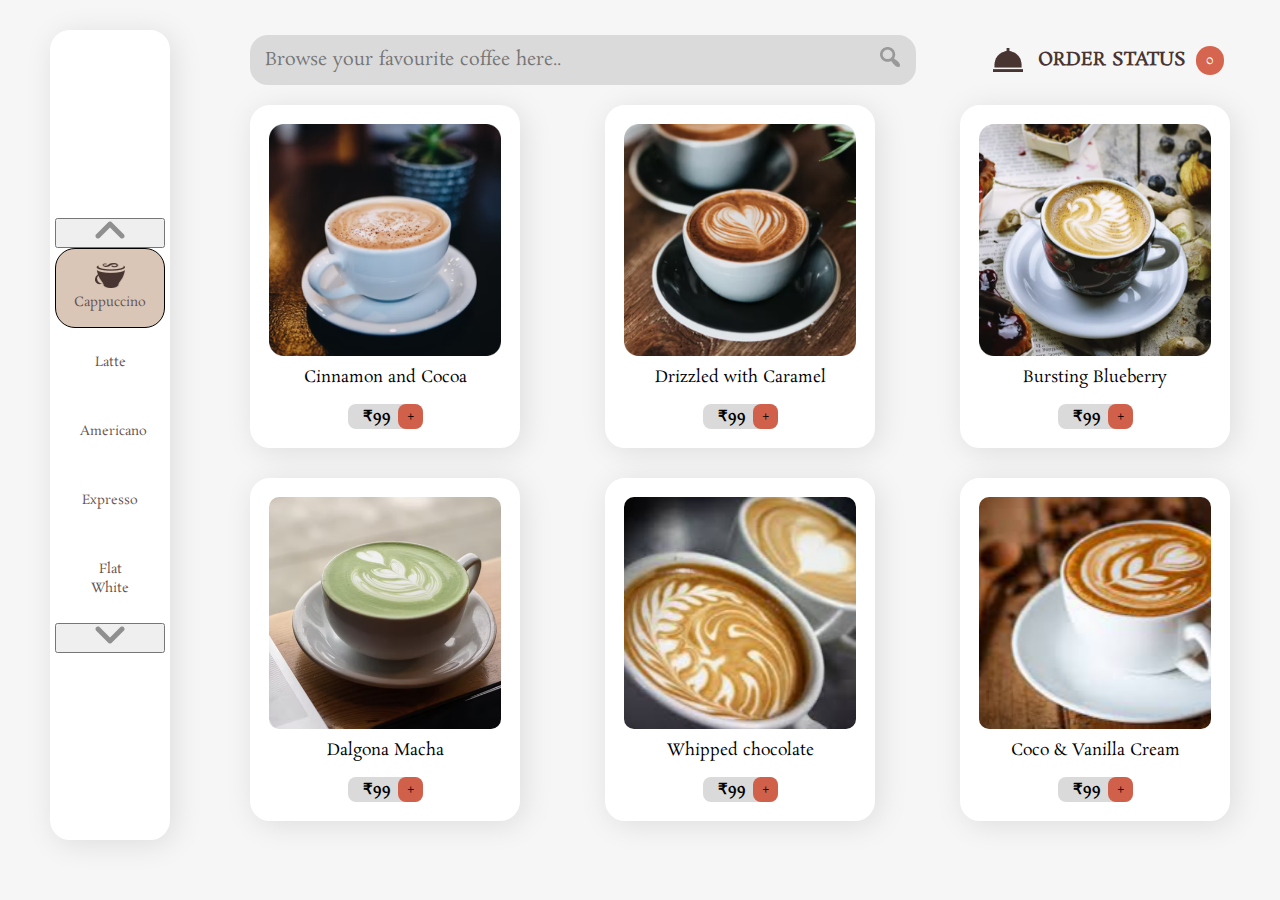
<file: index.html>
<!DOCTYPE html>
<html lang="en">
<head>
    <meta charset="UTF-8">
    <meta name="viewport" content="width=device-width, initial-scale=1.0">
    <title>CoffeeShop</title>
    <link rel="icon" href="images/iconCoffe.png" type="image/x-icon">
    <link rel="stylesheet" href="styles.css" type="text/css">
</head>
<body>

    <main class="main">
        <div class="left">
            <div class="types">
                <button class="upDown" id="up"><img src="images/up.png"></button>
                <button id="cappuccino" class="active">
                    <img src="images/Vector.png">
                    Cappuccino</button>
                <button id="latte" class="noActive">
                    <img src="images/Vector.png">
                    Latte</button>
                <button id="americano" class="noActive">
                    <img src="images/Vector.png">
                    Americano</button>
                <button id="expresso" class="noActive">
                    <img src="images/Vector.png">
                    Expresso</button>
                <button id="flatWhite" class="noActive">
                    <img src="images/Vector.png">
                    Flat White</button>
                <button id="cacao" class="noActive close">
                    <img src="images/Vector.png">
                    Cacao</button>
                <button id="matcha" class="noActive close">
                    <img src="images/Vector.png">
                    Mathca</button>
                <button class="upDown" id="down"><img src="images/down.png"></button>
            </div>
        </div>
        <div class="right">
            <div class="top">
                <div class="search">
                    <input type="text" id="searchInput" placeholder="Browse your favourite coffee here..">
                    <button id="search" alt="search">
                        <img src="images/search.png" class="searchImg" alt="searchImg">
                    </button>
                </div>
                <button class="orderStatus">
                    <div class="orderImg">
                        <img src="images/Ellipse 1.png" class="back" alt="hoov">
                        <img src="images/orderVect.png" class="front" alt="orderVector">
                    </div>
                    <h3>ORDER STATUS</h3>
                    <a id="orderCount">0</a>
                </button>
            </div>
            <div class="drinks">
            
            </div>
        </div>
        <section class="orderMenu close">
            <div class="orderMenuPopup">
                <div class="top">
                    <h2>Order Status</h2>
                    <button class="popupCancel">
                        <p>HIDE</p>
                        <img src="images/right.png">
                    </button>
                </div>
                
                <div class="totalCost">

                </div>
            </div>
        </section>
    </main>

</body>
<script src="code.js"></script>
</html>
</file>
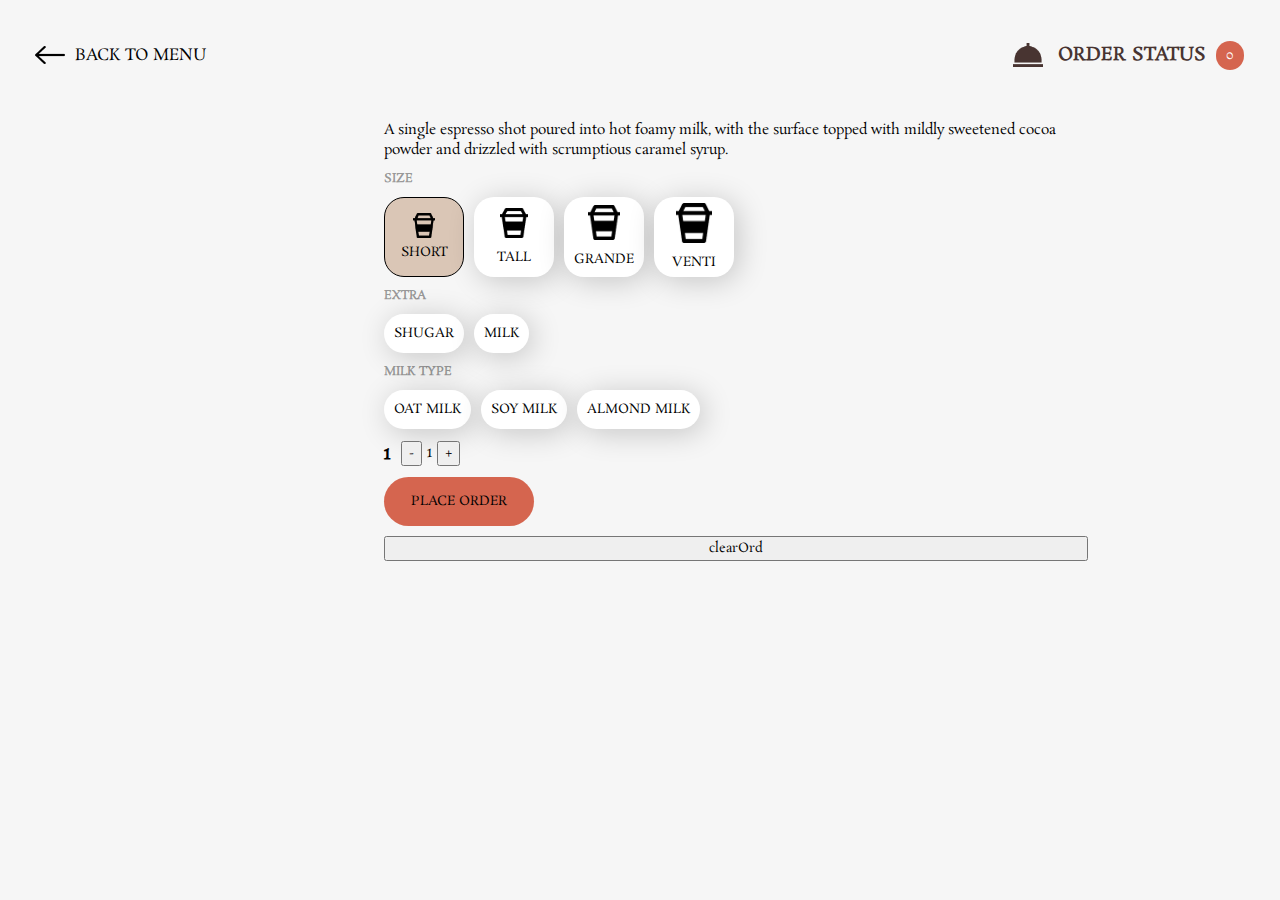
<file: coffee.html>
<!DOCTYPE html>
<html lang="en">
<head>
    <meta charset="UTF-8">
    <meta name="viewport" content="width=device-width, initial-scale=1.0">
    <title>Coffee</title>
    <link rel="icon" href="images/iconCoffe.png" type="image/x-icon">
    <link rel="stylesheet" href="styles.css" type="text/css">
</head>
<body>
    <main>
        <div class="top2">
            <a href="index.html" class="backTo">
                <img src="images/back.png">
                BACK TO MENU
            </a>
            <button class="orderStatus" id="orderStatus">
                <div class="orderImg">
                    <img src="images/Ellipse 1.png" class="back" alt="hoov">
                    <img src="images/orderVect.png" class="front" alt="orderVector">
                </div>
                <h3>ORDER STATUS</h3>
                <a id="orderCount">0</a>
            </button>
        </div>
        <img src="images/cupShadow.png" class="coffeeImg shadow">
        <img src="images/coffeeCard.png" class="coffeeImg">
        <div class="order">
            <div class="right2">
                <h1 id="coffeeName"></h1>
                <p>A single espresso shot poured into hot foamy milk, with the surface topped with mildly sweetened cocoa powder and drizzled with scrumptious caramel syrup.</p>
                <h3>SIZE</h3>
                <div class="options">
                    <button class="chosen short">
                        <img src="images/dark.png">
                        SHORT
                    </button>
                    <button class="noChosen tall">
                        <img src="images/dark.png">
                        TALL
                    </button>
                    <button class="noChosen grand">
                        <img src="images/dark.png">
                        GRANDE
                    </button>
                    <button class="noChosen venti">
                        <img src="images/dark.png">
                        VENTI
                    </button>
                </div>
                <h3>EXTRA</h3>
                <div class="options">
                    <button class="noChosen" id="shugar">SHUGAR</button>
                    <button class="noChosen" id="milk">MILK</button>
                </div>
                <h3>MILK TYPE</h3>
                <div class="options">
                    <button class="noChosen" id="oat">OAT MILK</button>
                    <button class="noChosen" id="soy">SOY MILK</button>
                    <button class="noChosen" id="almond">ALMOND MILK</button>
                </div>
                <div class="options">
                    <h2 id="cost">1</h2>
                    <div class="coffeeCost">
                        <button class="plusMin" id="min">-</button>
                        <a id="addCoffeeCount">1</a>
                        <button class="plusMin" id="plus">+</button>
                    </div>
                </div>
                <button class="placeOrd">PLACE ORDER</button>
                <button id="clear">clearOrd</button>
            </div>
        </div>
    </main>
</body>
<script src="coffeeCode.js"></script>
</html>
</file>
<file: styles.css>
@import url(https://fonts.googleapis.com/css?family=Rosarivo:regular,italic);
* {
    margin: 0;
    font-family: Rosarivo;
    box-sizing: border-box;
	-webkit-user-select: none;
	 -khtml-user-select: none;
	   -moz-user-select: none;
		-ms-user-select: none;
			user-select: none;
}
body{
    background: rgba(246, 246, 246, 1);
}
.right, .right2{
    display: flex;
    flex-direction: column;
    width: 100%;
}

.right2 {
    width:55%;
    margin:0 15% 30px 30px;
    gap:10px;
}
.right2 p {
    font-size: 14px;
}
.right2 h3 {
    font-size: 12px;
    color: rgba(0, 0, 0, 0.4);
}


.order {
    display: flex;
    justify-content:flex-end;
}

.main {
    display: flex;
    margin: 30px 50px 30px 50px;
}
.top, .top2{
    display: flex;
    flex-direction: row;
    justify-content: space-between;
    align-items: center;
    gap: 10px;
}

.top2 {
    margin:25px 30px 25px 35px;
}

.left {
    display: flex;
    flex-direction: column;
    justify-content: start;
    margin-right: 80px;
}

.types {
    position: sticky;
    top: 30px;
    left: 10px;
    height: 90vh;
    width: 120px;
    display: flex;
    flex-direction: column;
    justify-content: center;
    background: rgba(255, 255, 255, 1);
    border-radius: 20px;
    padding: 60px 0 60px 0;
    border:5px solid white;
    box-shadow: 4px 4px 30px rgba(0, 0, 0, 0.1);
}

.types button {
    color: rgba(102, 80, 80, 1);
}
.noActive {
    padding: 25px;
    background-color: rgba(218, 198, 182, 0);
    border: none;
    cursor: pointer;
}
.noActive img {
    display: none;
}

.active, .chosen {
    background-color: rgba(218, 198, 182, 1);
    border-radius: 20px;
    border: 1px solid black;
    padding: 10px 0 10px 0;
    cursor: pointer;
    display: flex;
    flex-direction: column;
    justify-content: center;
    align-items: center;
    height: 80px;
    gap: 5px
}
.active img {
    display: flex;
    width: 30px;
}


h3{
    font-size:18px;
    color: rgba(72, 52, 49, 1);
    width: 400;
}
p{
    font-size:18px;
}
h2 {
    font-size:20px;
    width: 400;
}
h1 {
    font-size:45px;
}
a {
    text-decoration: none;
    color: black;
    cursor: pointer;
}


.orderStatus, .popupCancel{
    display: flex;
    flex-direction: row;
    justify-content: space-between;
    align-items: center;
    height: 60px;
    cursor: pointer;
    border: 0;
    background: none;
}

.orderImg {
    width: 60px;
    height: 60px;
    position: relative;
    top: 0;
    right: 0;
}

.orderStatus a {
    background-color: rgba(205, 65, 38, 0.8);
    padding: 5px 10px 5px 10px;
    border-radius: 20px;
    color: white;
    margin-left:10px;
}

.back{
    position: absolute;
    top: 0;
    left: 0;
    opacity: 0;
    height: 60px;
    width: 60px;
}

.orderStatus:hover .back{
    opacity: 1;
}

.front
{
    position: relative;
    top: 18px;
    left: 0;
    width:30px;
    height: auto;
}

.drinks {
    padding: 0;
    display: flex;
    flex-direction: row;
    justify-content: space-between;
    align-items: start;
    flex-wrap: wrap;
    width: 100%;
}

.drink {
    width: 270px;
    display: flex;
    flex-direction: column;
    justify-content: center;
    align-items: center;
    background: rgba(255, 255, 255, 1);
    border-radius: 20px;
    margin: 15px 0 15px 0;
    padding: 15px;
    border:4px solid white;
    gap: 10px;
    box-shadow: 4px 4px 30px rgba(0, 0, 0, 0.1);
}

.drink:focus {
    border:4px solid rgba(218, 198, 182, 1);
    border-radius: 20px;
}

.drink img{
    width: 100%;
    border-radius: 10px;
}
.cost{
    display: flex;
    justify-content:space-between;
    align-items: center;
    flex-direction: row;
    margin-top: 5px;
    background: rgba(218, 218, 218, 1);
    border-radius: 8px;
    width: 75px;
    height: 25px;
    padding-left: 15px;
}

.cost p {
    font-size: 15px;
    font-weight: 700;
}

.addToOrder{
    background: rgba(205, 65, 38, 0.8);
    border-radius: 8px;
    border: none;
    height: 100%;
    width: 25px;
    cursor: pointer;
}


.search {
    height: 50px;
    background-color: rgba(218, 218, 218, 1);
    border-radius: 18px;
    display: flex;
    flex-direction: row;
    align-items: center;
    width: 68%;
}

.search input, .search button {
    border: none;
    outline: none;
    background: transparent;
}
.search input {
    width: 100%;
    height: 42px;
    padding-left: 15px;
    font-size: 18px;
}

.search button {
    margin-right: 10px;
    cursor: pointer;
}

.searchImg {
    width: 20px;
}


.main {
    display: flex;
    flex-direction: row;
    justify-content: space-between;
}

.coffeeImg {
    height: 100vh;
    width: auto;
    position:absolute;
    top: 0;
    left: 0;
    display: none;
}

.shadow {
    height: 77vh;
    width: auto;
    top: 17vh;
    left: -10px;
}

.close {
    display: none;
}

.open {
    display: block;
    position: fixed;   
    top: 0;
    left: 0;
    width: 100%;
    height: 100%;
    background-color: rgba(196, 196, 196, 0.5) ;
    display: flex;
    flex-direction: column;
    justify-content: end;
    align-items: flex-end;
}

.orderMenuPopup {
    width: 350px;
    height: 100%;
    flex-direction: column;
    justify-content: space-between;
    align-items: center;
    background:  rgba(244, 244, 244, 1);
}

.popupCancel img {
    width: 20px;
}

.backTo {
    display: flex;
    flex-direction: row;
    justify-content: space-between;
    align-items: center;
    cursor: pointer;
    gap:10px;
}
.backTo img{
    width: 30px;
}

.totalCost {
    border-top: 2px rgba(0, 0, 0, 0.2);
    width: 100%;
    height: 50px;
    background-color: rgba(233, 233, 233, 1);
}

.options {
    display: flex;
    flex-direction: row;
    justify-content: start;
    align-items: center;
    gap: 10px;
}

.noChosen {
    background-color: rgba(255, 255, 255, 1);
    border-radius: 20px;
    border: 1px rgba(255, 255, 255, 1);
    padding: 10px;
    cursor: pointer;
    display: flex;
    flex-direction: column;
    justify-content: center;
    align-items: center;
    gap: 10px;
    box-shadow: 4px 4px 30px rgba(0, 0, 0, 0.2);
}
.chosen {   width: 80px;    }

.short, .tall, .grand, .venti {
    width: 80px;
    height: 80px;
}

.short img {
    height: 25px;
}
.tall img {
    height: 30px;
}
.grand img {
    height: 35px;
}
.venti img {
    height: 40px;
}
.noActiveImg {
    display: none;
}

.placeOrd {
    background-color: rgba(205, 65, 38, 0.8);
    width: 150px;
    padding: 15px;
    border: 0;
    border-radius: 25px;
    cursor: pointer;
}

.placeOrd:hover {
    background-color: rgb(202, 80, 55);
}
</file>
